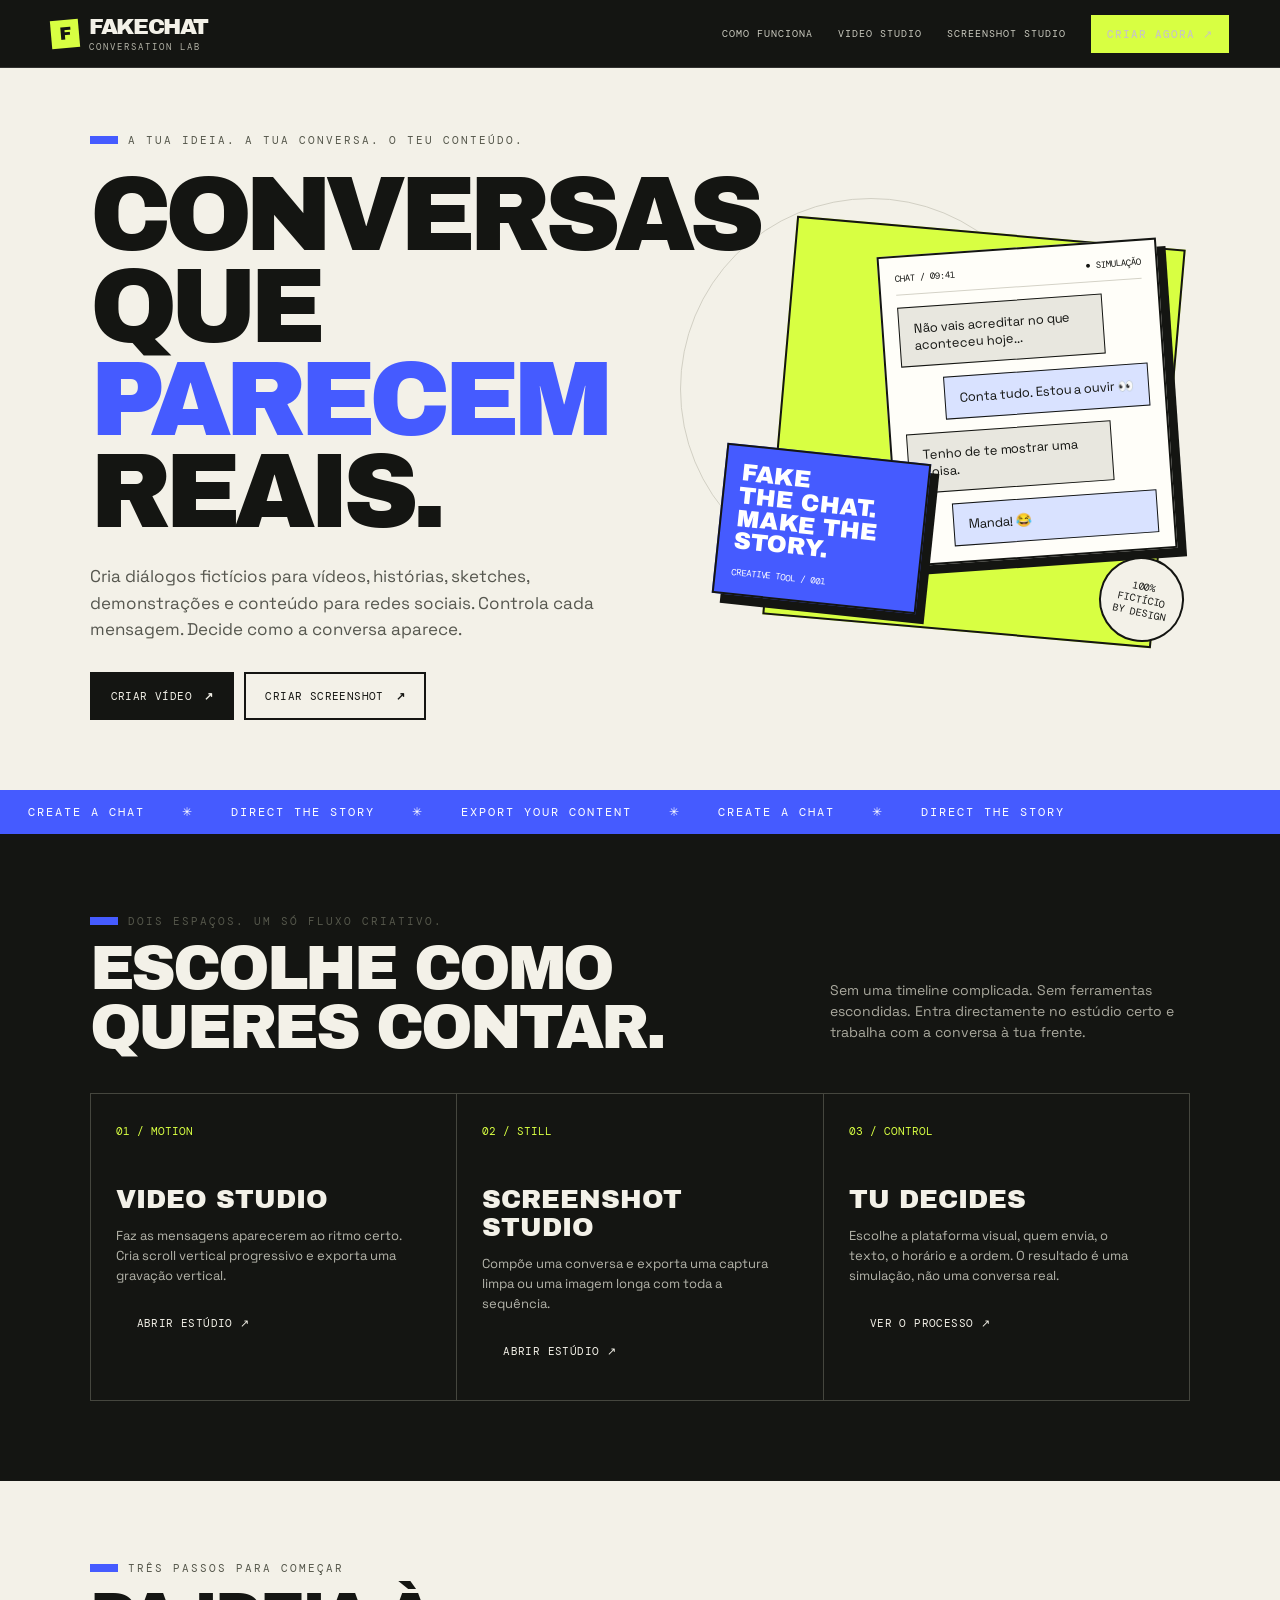
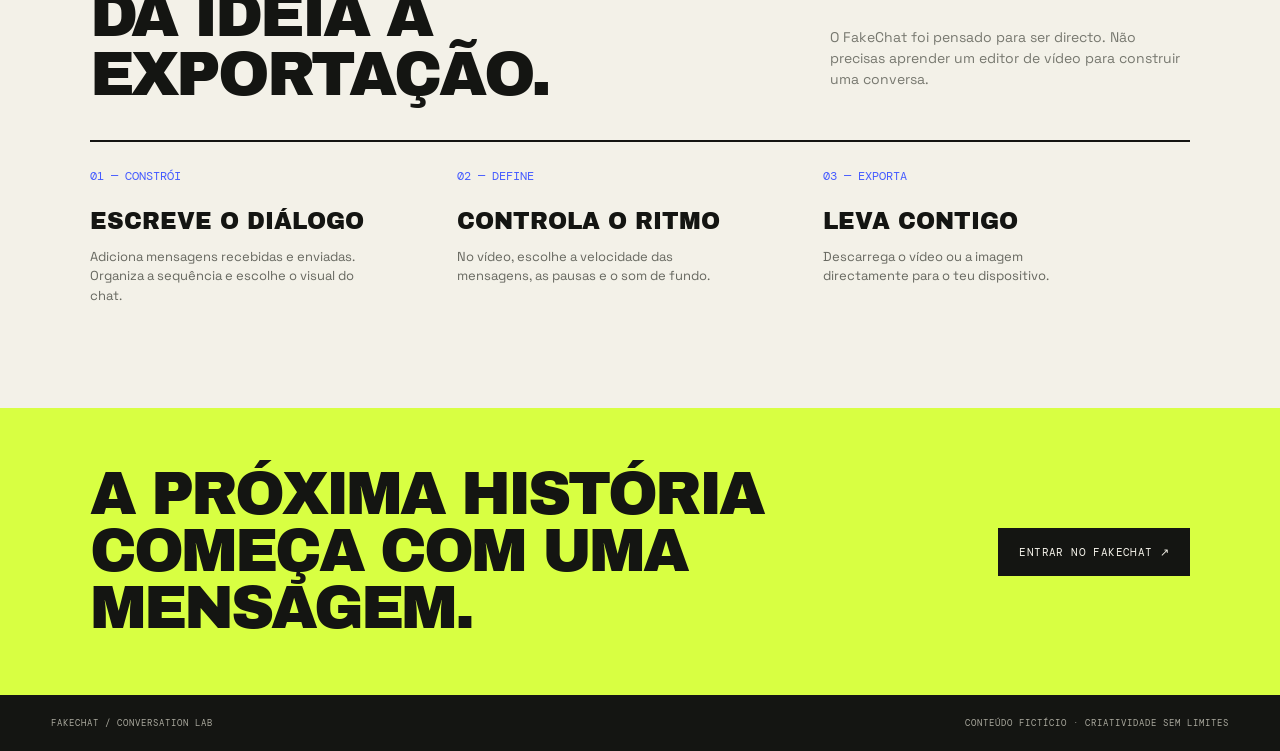
<file: index.html>
<!doctype html><html lang="pt"><head><meta charset="utf-8"><meta name="viewport" content="width=device-width,initial-scale=1"><meta name="theme-color" content="#141512"><meta name="description" content="Cria conversas fictícias, screenshots e vídeos de chats para conteúdo e storytelling."><title>FakeChat — Dá vida às conversas</title><link rel="stylesheet" href="/styles.css"><link rel="manifest" href="/app.webmanifest"></head><body class="landing">
<header class="site-head"><a class="logo" href="/"><span class="logo-mark">F</span><span>FAKECHAT<em>CONVERSATION LAB</em></span></a><nav class="head-links"><a href="#como-funciona">Como funciona</a><a href="/video.html">Video studio</a><a href="/screenshot.html">Screenshot studio</a><a class="head-cta" href="/video.html">Criar agora ↗</a></nav></header>
<main><section class="hero"><div class="hero-copy"><div class="kicker">A tua ideia. A tua conversa. O teu conteúdo.</div><h1>CONVERSAS<br>QUE <span>PARECEM</span><br>REAIS.</h1><p>Cria diálogos fictícios para vídeos, histórias, sketches, demonstrações e conteúdo para redes sociais. Controla cada mensagem. Decide como a conversa aparece.</p><div class="hero-actions"><a class="btn-black" href="/video.html">Criar vídeo <b>↗</b></a><a class="btn-outline" href="/screenshot.html">Criar screenshot <b>↗</b></a></div></div><div class="hero-art"><div class="art-back"></div><div class="art-card main"><div class="art-top"><span>CHAT / 09:41</span><span>● SIMULAÇÃO</span></div><div class="art-bubble one">Não vais acreditar no que aconteceu hoje...</div><div class="art-bubble two">Conta tudo. Estou a ouvir 👀</div><div class="art-bubble one">Tenho de te mostrar uma coisa.</div><div class="art-bubble two">Manda! 😂</div></div><div class="art-card small"><strong>FAKE<br>THE CHAT.<br>MAKE THE<br>STORY.</strong><span>CREATIVE TOOL / 001</span></div><div class="art-stamp">100%<br>FICTÍCIO<br>BY DESIGN</div></div></section>
<div class="marquee"><span>CREATE A CHAT</span> ✳ <span>DIRECT THE STORY</span> ✳ <span>EXPORT YOUR CONTENT</span> ✳ <span>CREATE A CHAT</span> ✳ <span>DIRECT THE STORY</span></div>
<section class="section dark"><div class="section-head"><div><div class="kicker">Dois espaços. Um só fluxo criativo.</div><h2>ESCOLHE COMO<br>QUERES CONTAR.</h2></div><p>Sem uma timeline complicada. Sem ferramentas escondidas. Entra directamente no estúdio certo e trabalha com a conversa à tua frente.</p></div><div class="features"><article class="feature"><span class="num">01 / MOTION</span><h3>Video studio</h3><p>Faz as mensagens aparecerem ao ritmo certo. Cria scroll vertical progressivo e exporta uma gravação vertical.</p><a class="btn-outline" href="/video.html">Abrir estúdio ↗</a></article><article class="feature"><span class="num">02 / STILL</span><h3>Screenshot studio</h3><p>Compõe uma conversa e exporta uma captura limpa ou uma imagem longa com toda a sequência.</p><a class="btn-outline" href="/screenshot.html">Abrir estúdio ↗</a></article><article class="feature"><span class="num">03 / CONTROL</span><h3>Tu decides</h3><p>Escolhe a plataforma visual, quem envia, o texto, o horário e a ordem. O resultado é uma simulação, não uma conversa real.</p><a class="btn-outline" href="#como-funciona">Ver o processo ↗</a></article></div></section>
<section class="section" id="como-funciona"><div class="section-head"><div><div class="kicker">Três passos para começar</div><h2>DA IDEIA À<br>EXPORTAÇÃO.</h2></div><p>O FakeChat foi pensado para ser directo. Não precisas aprender um editor de vídeo para construir uma conversa.</p></div><div class="steps"><article class="step"><b>01 — CONSTRÓI</b><h3>Escreve o diálogo</h3><p>Adiciona mensagens recebidas e enviadas. Organiza a sequência e escolhe o visual do chat.</p></article><article class="step"><b>02 — DEFINE</b><h3>Controla o ritmo</h3><p>No vídeo, escolhe a velocidade das mensagens, as pausas e o som de fundo.</p></article><article class="step"><b>03 — EXPORTA</b><h3>Leva contigo</h3><p>Descarrega o vídeo ou a imagem directamente para o teu dispositivo.</p></article></div></section>
<section class="final-cta"><h2>A PRÓXIMA HISTÓRIA<br>COMEÇA COM UMA MENSAGEM.</h2><a class="btn-black" href="/video.html">Entrar no FakeChat ↗</a></section></main><footer class="site-foot"><span>FAKECHAT / CONVERSATION LAB</span><span>CONTEÚDO FICTÍCIO · CRIATIVIDADE SEM LIMITES</span></footer></body></html>
</file>
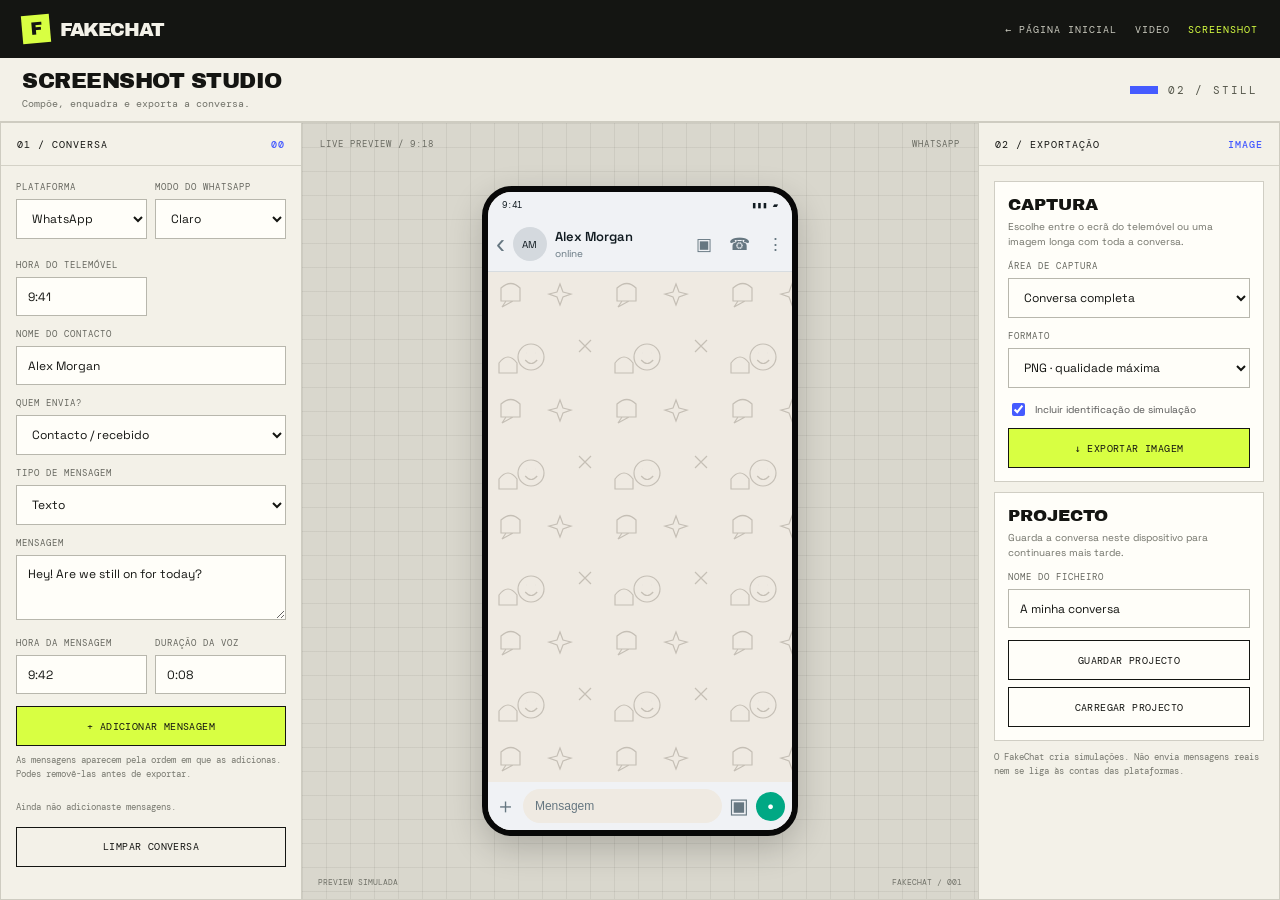
<file: screenshot.html>
<!doctype html><html lang="pt"><head><meta charset="utf-8"><meta name="viewport" content="width=device-width,initial-scale=1,viewport-fit=cover"><meta name="theme-color" content="#141512"><title>FakeChat — Screenshot studio</title><link rel="stylesheet" href="/styles.css"><link rel="manifest" href="/app.webmanifest"></head><body><div class="editor-page" data-mode="screenshot">
<header class="editor-head"><a class="logo" href="/"><span class="logo-mark">F</span><span>FAKECHAT</span></a><nav class="head-links"><a class="back-link" href="/">← Página inicial</a><a href="/video.html" class="">Video</a><a href="/screenshot.html" class="active">Screenshot</a></nav></header>
<div class="editor-titlebar"><div><h1>Screenshot studio</h1><p>Compõe, enquadra e exporta a conversa.</p></div><span class="kicker">02 / STILL</span></div>
<main class="editor-grid">
<section class="edit-column active" data-mobile-panel="conversation"><div class="col-head"><span>01 / Conversa</span><b id="count">00</b></div><div class="col-scroll">
<div class="field-grid"><div class="field"><label>Plataforma</label><select id="platform"><option value="whatsapp">WhatsApp</option><option value="instagram">Instagram DM</option><option value="sms">SMS</option><option value="imessage">iMessage</option></select></div><div class="field"><label>Modo do WhatsApp</label><select id="chatTheme"><option value="light">Claro</option><option value="dark">Escuro</option></select></div><div class="field"><label>Hora do telemóvel</label><input id="phoneTime" value="9:41" maxlength="8"></div></div>
<div class="field"><label>Nome do contacto</label><input id="contact" value="Alex Morgan" maxlength="28"></div>
<div class="field"><label>Quem envia?</label><select id="sender"><option value="received">Contacto / recebido</option><option value="sent">Eu / enviado</option></select></div>
<div class="field"><label>Tipo de mensagem</label><select id="msgType"><option value="text">Texto</option><option value="voice">Mensagem de voz (visual)</option></select></div>
<div class="field"><label>Mensagem</label><textarea id="msgText" placeholder="Escreve a mensagem..." maxlength="500">Hey! Are we still on for today?</textarea></div>
<div class="field-grid"><div class="field"><label>Hora da mensagem</label><input id="msgTime" value="9:42" maxlength="12"></div><div class="field"><label>Duração da voz</label><input id="voiceDuration" value="0:08" maxlength="6"></div></div>
<button class="action lime full" id="add">+ Adicionar mensagem</button><div class="hint">As mensagens aparecem pela ordem em que as adicionas. Podes removê-las antes de exportar.</div><div class="message-list" id="messages"><div class="hint">Ainda não adicionaste mensagens.</div></div><div class="field" style="margin-top:12px"><button class="action ghost full" id="clear">Limpar conversa</button></div>
</div></section>
<section class="preview-column" data-mobile-panel="preview"><div class="preview-top"><span>LIVE PREVIEW / 9:18</span><span id="platformLabel">WHATSAPP</span></div><div class="phone"><div class="phone-screen" id="phone"><div class="phone-status"><span id="statusTime">9:41</span><span>▮▮▮ ▰</span></div><div class="chat-header"><span class="wa-back">‹</span><div class="chat-avatar" id="avatar">AM</div><div class="chat-person"><span id="contactName">Alex Morgan</span><small>online</small></div><span class="wa-actions">▣　☎　⋮</span></div><div class="chat-body" id="chat"></div><div class="chat-input"><span class="wa-plus">＋</span><i><small>Mensagem</small></i><span class="wa-clip">▣</span><span class="wa-mic">●</span></div></div></div><div class="preview-footer"><span>PREVIEW SIMULADA</span><span>FAKECHAT / 001</span></div></section>
<section class="edit-column" data-mobile-panel="export"><div class="col-head"><span>02 / Exportação</span><b>IMAGE</b></div><div class="col-scroll">
<div class="export-block"><h3>Captura</h3><p>Escolhe entre o ecrã do telemóvel ou uma imagem longa com toda a conversa.</p><div class="field"><label>Área de captura</label><select id="capture"><option value="long">Conversa completa</option><option value="screen">Ecrã do telemóvel</option></select></div><div class="field"><label>Formato</label><select id="format"><option value="png">PNG · qualidade máxima</option><option value="jpeg">JPG · ficheiro menor</option></select></div><label class="check"><input id="watermark" type="checkbox" checked> Incluir identificação de simulação</label><button class="action lime full" id="exportImage">↓ Exportar imagem</button></div>
<div class="export-block"><h3>Projecto</h3><p>Guarda a conversa neste dispositivo para continuares mais tarde.</p><div class="field"><label>Nome do ficheiro</label><input id="projectName" value="A minha conversa" maxlength="40"></div><button class="action ghost full" id="save">Guardar projecto</button><button class="action ghost full" id="load" style="margin-top:7px">Carregar projecto</button></div><div class="hint">O FakeChat cria simulações. Não envia mensagens reais nem se liga às contas das plataformas.</div>
</div></section></main><nav class="mobile-tabs" aria-label="Navegação do editor"><button class="active" data-tab="conversation">Conversa</button><button data-tab="preview">Pré-visualizar</button><button data-tab="export">Exportar</button></nav></div><div class="toast" id="toast" role="status"></div><script src="/editor.js"></script></body></html>
</file>
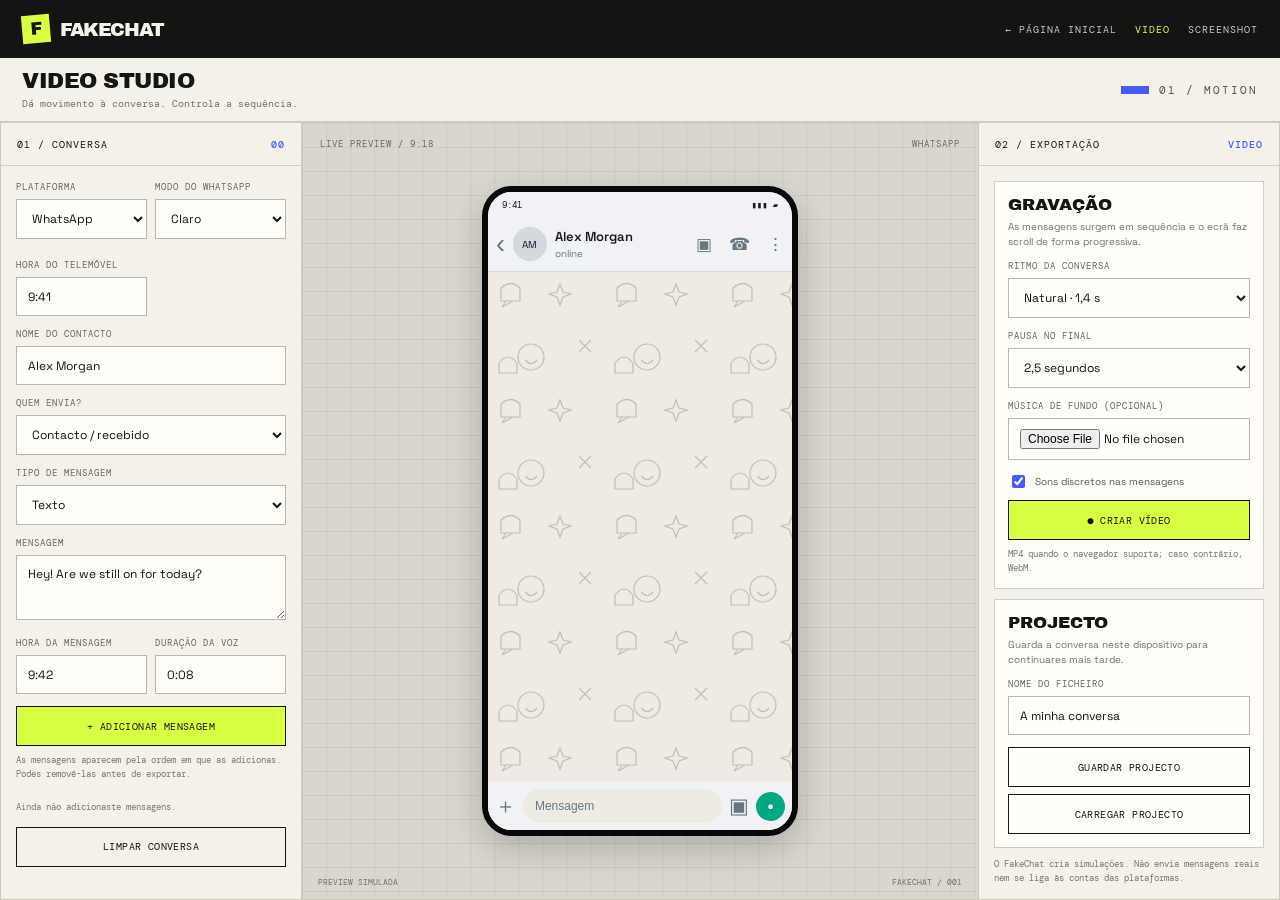
<file: video.html>
<!doctype html><html lang="pt"><head><meta charset="utf-8"><meta name="viewport" content="width=device-width,initial-scale=1,viewport-fit=cover"><meta name="theme-color" content="#141512"><title>FakeChat — Video studio</title><link rel="stylesheet" href="/styles.css"><link rel="manifest" href="/app.webmanifest"></head><body><div class="editor-page" data-mode="video">
<header class="editor-head"><a class="logo" href="/"><span class="logo-mark">F</span><span>FAKECHAT</span></a><nav class="head-links"><a class="back-link" href="/">← Página inicial</a><a href="/video.html" class="active">Video</a><a href="/screenshot.html" class="">Screenshot</a></nav></header>
<div class="editor-titlebar"><div><h1>Video studio</h1><p>Dá movimento à conversa. Controla a sequência.</p></div><span class="kicker">01 / MOTION</span></div>
<main class="editor-grid">
<section class="edit-column active" data-mobile-panel="conversation"><div class="col-head"><span>01 / Conversa</span><b id="count">00</b></div><div class="col-scroll">
<div class="field-grid"><div class="field"><label>Plataforma</label><select id="platform"><option value="whatsapp">WhatsApp</option><option value="instagram">Instagram DM</option><option value="sms">SMS</option><option value="imessage">iMessage</option></select></div><div class="field"><label>Modo do WhatsApp</label><select id="chatTheme"><option value="light">Claro</option><option value="dark">Escuro</option></select></div><div class="field"><label>Hora do telemóvel</label><input id="phoneTime" value="9:41" maxlength="8"></div></div>
<div class="field"><label>Nome do contacto</label><input id="contact" value="Alex Morgan" maxlength="28"></div>
<div class="field"><label>Quem envia?</label><select id="sender"><option value="received">Contacto / recebido</option><option value="sent">Eu / enviado</option></select></div>
<div class="field"><label>Tipo de mensagem</label><select id="msgType"><option value="text">Texto</option><option value="voice">Mensagem de voz (visual)</option></select></div>
<div class="field"><label>Mensagem</label><textarea id="msgText" placeholder="Escreve a mensagem..." maxlength="500">Hey! Are we still on for today?</textarea></div>
<div class="field-grid"><div class="field"><label>Hora da mensagem</label><input id="msgTime" value="9:42" maxlength="12"></div><div class="field"><label>Duração da voz</label><input id="voiceDuration" value="0:08" maxlength="6"></div></div>
<button class="action lime full" id="add">+ Adicionar mensagem</button><div class="hint">As mensagens aparecem pela ordem em que as adicionas. Podes removê-las antes de exportar.</div><div class="message-list" id="messages"><div class="hint">Ainda não adicionaste mensagens.</div></div><div class="field" style="margin-top:12px"><button class="action ghost full" id="clear">Limpar conversa</button></div>
</div></section>
<section class="preview-column" data-mobile-panel="preview"><div class="preview-top"><span>LIVE PREVIEW / 9:18</span><span id="platformLabel">WHATSAPP</span></div><div class="phone"><div class="phone-screen" id="phone"><div class="phone-status"><span id="statusTime">9:41</span><span>▮▮▮ ▰</span></div><div class="chat-header"><span class="wa-back">‹</span><div class="chat-avatar" id="avatar">AM</div><div class="chat-person"><span id="contactName">Alex Morgan</span><small>online</small></div><span class="wa-actions">▣　☎　⋮</span></div><div class="chat-body" id="chat"></div><div class="chat-input"><span class="wa-plus">＋</span><i><small>Mensagem</small></i><span class="wa-clip">▣</span><span class="wa-mic">●</span></div></div></div><div class="preview-footer"><span>PREVIEW SIMULADA</span><span>FAKECHAT / 001</span></div></section>
<section class="edit-column" data-mobile-panel="export"><div class="col-head"><span>02 / Exportação</span><b>VIDEO</b></div><div class="col-scroll">
<div class="export-block"><h3>Gravação</h3><p>As mensagens surgem em sequência e o ecrã faz scroll de forma progressiva.</p><div class="field"><label>Ritmo da conversa</label><select id="delay"><option value="800">Rápido · 0,8 s</option><option value="1400" selected>Natural · 1,4 s</option><option value="2200">Lento · 2,2 s</option><option value="3000">Dramático · 3 s</option></select></div><div class="field"><label>Pausa no final</label><select id="endPause"><option value="1000">1 segundo</option><option value="2500" selected>2,5 segundos</option><option value="4000">4 segundos</option></select></div><div class="field"><label>Música de fundo (opcional)</label><input id="music" type="file" accept="audio/*"></div><label class="check"><input id="sounds" type="checkbox" checked> Sons discretos nas mensagens</label><button class="action lime full" id="exportVideo">● Criar vídeo</button><div class="progress" id="progress"><span></span></div><div class="hint">MP4 quando o navegador suporta; caso contrário, WebM.</div></div>
<div class="export-block"><h3>Projecto</h3><p>Guarda a conversa neste dispositivo para continuares mais tarde.</p><div class="field"><label>Nome do ficheiro</label><input id="projectName" value="A minha conversa" maxlength="40"></div><button class="action ghost full" id="save">Guardar projecto</button><button class="action ghost full" id="load" style="margin-top:7px">Carregar projecto</button></div><div class="hint">O FakeChat cria simulações. Não envia mensagens reais nem se liga às contas das plataformas.</div>
</div></section></main><nav class="mobile-tabs" aria-label="Navegação do editor"><button class="active" data-tab="conversation">Conversa</button><button data-tab="preview">Pré-visualizar</button><button data-tab="export">Exportar</button></nav></div><div class="toast" id="toast" role="status"></div><script src="/editor.js"></script></body></html>
</file>
<file: styles.css>
@import url('https://fonts.googleapis.com/css2?family=Archivo+Black&family=DM+Mono:wght@400;500&family=Space+Grotesk:wght@400;500;600;700&display=swap');
:root{--black:#141512;--paper:#f3f1e8;--white:#fffef9;--lime:#d8ff42;--blue:#455bff;--line:#d4d2c7;--muted:#77786f;--red:#e34f38;--display:'Archivo Black',Impact,sans-serif;--body:'Space Grotesk',Arial,sans-serif;--mono:'DM Mono',monospace}
*{box-sizing:border-box}html,body{margin:0;min-height:100%;font-family:var(--body);color:var(--black)}body{background:var(--paper)}a{color:inherit;text-decoration:none}button,input,select,textarea{font:inherit}button{cursor:pointer}button:focus-visible,a:focus-visible,input:focus-visible,select:focus-visible,textarea:focus-visible{outline:3px solid var(--blue);outline-offset:2px}
.site-head{height:68px;background:var(--black);color:var(--paper);display:flex;align-items:center;justify-content:space-between;padding:0 clamp(18px,4vw,58px);border-bottom:1px solid #ffffff20}.logo{display:flex;align-items:center;gap:10px;font:22px var(--display);letter-spacing:-1.4px}.logo-mark{width:28px;height:28px;background:var(--lime);color:var(--black);display:grid;place-items:center;font:18px var(--display);transform:rotate(-5deg)}.logo em{font:9px var(--mono);font-style:normal;color:#b4b4a8;letter-spacing:2px;display:block;margin-top:2px}.head-links{display:flex;gap:25px;align-items:center;font:10px var(--mono);text-transform:uppercase;letter-spacing:1px}.head-links a{color:#c8c8bd}.head-links a:hover,.head-links a.active{color:var(--lime)}.head-cta{background:var(--lime);color:var(--black);padding:12px 16px;font:11px var(--mono);font-weight:500;text-transform:uppercase;border:0}
.landing{background:var(--paper);overflow:hidden}.hero{min-height:620px;display:grid;grid-template-columns:minmax(0,1.1fr) minmax(360px,.9fr);gap:30px;padding:65px clamp(18px,7vw,100px) 70px;position:relative}.hero:before{content:"";position:absolute;width:380px;height:380px;border:1px solid #d2d0c4;border-radius:50%;right:17%;top:18%;pointer-events:none}.hero-copy{position:relative;z-index:1;align-self:center}.kicker{font:11px var(--mono);letter-spacing:2px;text-transform:uppercase;color:#55574b}.kicker:before{content:"";display:inline-block;width:28px;height:8px;background:var(--blue);margin-right:10px}.hero h1{font:clamp(58px,8.2vw,120px)/.88 var(--display);letter-spacing:-.065em;text-transform:uppercase;margin:22px 0 25px;max-width:800px}.hero h1 span{color:var(--blue)}.hero-copy p{font-size:17px;line-height:1.55;max-width:520px;color:#56574f}.hero-actions{display:flex;gap:10px;flex-wrap:wrap;margin-top:30px}.btn-black,.btn-outline,.btn-lime{padding:15px 19px;border:2px solid var(--black);font:11px var(--mono);text-transform:uppercase;letter-spacing:.4px;display:inline-flex;align-items:center;justify-content:center;gap:12px}.btn-black{background:var(--black);color:var(--paper)}.btn-black:hover{background:var(--blue);border-color:var(--blue)}.btn-outline{background:transparent}.btn-outline:hover{background:var(--lime)}.hero-art{position:relative;align-self:center;justify-self:center;width:min(100%,480px);height:450px}.art-back{position:absolute;inset:30px 20px 20px 70px;background:var(--lime);border:2px solid var(--black);transform:rotate(5deg)}.art-card{position:absolute;background:var(--white);border:2px solid var(--black);box-shadow:9px 9px 0 var(--black)}.art-card.main{width:280px;right:22px;top:45px;transform:rotate(-4deg);padding:15px}.art-top{display:flex;justify-content:space-between;font:9px var(--mono);border-bottom:1px solid var(--line);padding-bottom:10px}.art-bubble{padding:12px 14px;max-width:205px;font-size:13px;margin-top:12px;border:1.5px solid var(--black)}.art-bubble.one{background:#e8e7df}.art-bubble.two{background:#d9e2ff;margin-left:auto}.art-card.small{width:205px;left:10px;bottom:48px;transform:rotate(6deg);padding:15px;background:var(--blue);color:white}.art-card.small strong{font:24px var(--display);display:block;line-height:.95}.art-card.small span{font:9px var(--mono);display:block;margin-top:14px}.art-stamp{position:absolute;right:5px;bottom:10px;width:85px;height:85px;border:2px solid var(--black);border-radius:50%;display:grid;place-items:center;background:var(--paper);font:10px var(--mono);text-align:center;transform:rotate(12deg)}
.marquee{background:var(--blue);color:white;padding:14px 0;overflow:hidden;font:12px var(--mono);letter-spacing:2px;text-transform:uppercase;white-space:nowrap}.marquee span{padding:0 28px}.section{padding:80px clamp(18px,7vw,100px)}.section.dark{background:var(--black);color:var(--paper)}.section-head{display:flex;justify-content:space-between;align-items:end;gap:30px;margin-bottom:36px}.section-head h2{font:clamp(34px,5vw,62px)/.94 var(--display);letter-spacing:-.05em;text-transform:uppercase;margin:12px 0 0;max-width:650px}.section-head p{max-width:360px;color:var(--muted);line-height:1.5;font-size:14px}.dark .section-head p{color:#aaa99e}.features{display:grid;grid-template-columns:repeat(3,1fr);border-top:1px solid #45463e;border-left:1px solid #45463e}.feature{min-height:220px;padding:25px;border-right:1px solid #45463e;border-bottom:1px solid #45463e}.feature .num{font:11px var(--mono);color:var(--lime)}.feature h3{font:26px var(--display);text-transform:uppercase;margin:45px 0 10px}.feature p{font-size:13px;line-height:1.55;color:#b4b4aa;max-width:290px}.steps{display:grid;grid-template-columns:repeat(3,1fr);gap:0;border-top:2px solid var(--black)}.step{padding:22px 24px 10px 0}.step b{font:12px var(--mono);color:var(--blue)}.step h3{font:23px var(--display);text-transform:uppercase;margin:24px 0 8px}.step p{font-size:13px;color:#66675f;line-height:1.5;max-width:270px}.final-cta{background:var(--lime);padding:58px clamp(18px,7vw,100px);display:flex;justify-content:space-between;align-items:center;gap:25px}.final-cta h2{font:clamp(34px,5vw,60px)/.95 var(--display);letter-spacing:-.05em;margin:0;text-transform:uppercase;max-width:720px}.site-foot{background:var(--black);color:#aaa99e;padding:22px clamp(18px,4vw,58px);display:flex;justify-content:space-between;font:9px var(--mono);letter-spacing:1px}.site-foot strong{color:var(--lime);font-weight:400}
.editor-page{height:100dvh;min-height:600px;overflow:hidden;background:#e8e6dd;display:flex;flex-direction:column}.editor-head{height:58px;flex:none;background:var(--black);color:var(--paper);display:flex;align-items:center;justify-content:space-between;padding:0 22px}.editor-head .logo{font-size:19px}.editor-head .head-links{gap:18px}.back-link{font:10px var(--mono);color:#c7c7bc;text-transform:uppercase}.editor-titlebar{height:64px;flex:none;padding:0 22px;display:flex;align-items:center;justify-content:space-between;border-bottom:1px solid #ceccc1;background:var(--paper)}.editor-titlebar h1{font:22px var(--display);text-transform:uppercase;letter-spacing:-.5px;margin:0}.editor-titlebar p{font:10px var(--mono);color:#73746b;margin:4px 0 0}.editor-grid{flex:1;min-height:0;display:grid;grid-template-columns:300px minmax(340px,1fr) 300px;gap:1px;background:#ceccc1;padding:1px}.edit-column{background:var(--paper);min-height:0;display:flex;flex-direction:column;overflow:hidden}.col-head{height:43px;flex:none;padding:0 16px;display:flex;align-items:center;justify-content:space-between;border-bottom:1px solid var(--line);font:10px var(--mono);letter-spacing:1px;text-transform:uppercase}.col-head b{color:var(--blue);font-weight:500}.col-scroll{padding:15px;overflow:auto;min-height:0}.field{margin-bottom:12px}.field label{display:block;font:9px var(--mono);letter-spacing:1px;text-transform:uppercase;color:#66675f;margin-bottom:6px}.field input,.field select,.field textarea{width:100%;border:1px solid #b8b7ad;background:#fffef9;padding:10px 11px;min-height:39px;color:var(--black);border-radius:0;font-size:12px}.field textarea{min-height:65px;resize:vertical}.field-grid{display:grid;grid-template-columns:1fr 1fr;gap:8px}.action{min-height:40px;padding:10px 12px;border:1.5px solid var(--black);background:var(--black);color:white;font:10px var(--mono);letter-spacing:.4px;text-transform:uppercase}.action:hover{background:var(--blue);border-color:var(--blue)}.action.lime{background:var(--lime);color:var(--black);border-color:var(--black)}.action.ghost{background:transparent;color:var(--black)}.action.full{width:100%}.message-list{display:flex;flex-direction:column;gap:6px;margin-top:12px}.message-row{display:grid;grid-template-columns:25px 1fr 24px;gap:8px;align-items:center;background:white;border:1px solid #d2d0c6;padding:8px}.message-row .dot{width:23px;height:23px;background:var(--blue);color:white;display:grid;place-items:center;font:9px var(--mono)}.message-row p{font-size:10px;margin:0;white-space:nowrap;overflow:hidden;text-overflow:ellipsis}.message-row small{font:8px var(--mono);color:#777}.message-row button{border:0;background:none;color:#777;font-size:17px}.preview-column{background:#d9d7cd;display:flex;flex-direction:column;align-items:center;justify-content:center;min-height:0;position:relative;overflow:hidden;background-image:linear-gradient(#2221 1px,transparent 1px),linear-gradient(90deg,#2221 1px,transparent 1px);background-size:24px 24px}.preview-top{position:absolute;top:15px;left:18px;right:18px;display:flex;justify-content:space-between;font:9px var(--mono);letter-spacing:1px;color:#696a61}.phone{height:min(74vh,650px);max-height:calc(100% - 45px);aspect-ratio:9/18.5;width:auto;max-width:90%;background:#080808;border:6px solid #080808;border-radius:30px;box-shadow:0 12px 34px #0003;overflow:hidden}.phone-screen{height:100%;display:flex;flex-direction:column;background:#e8e5dc;color:#171717;--head:#e8e5dc;--sent:#d8f5b0;--received:#fff}.phone-status{height:25px;flex:none;display:flex;justify-content:space-between;align-items:center;padding:0 14px;background:var(--head);font:9px var(--mono)}.chat-header{height:53px;flex:none;display:flex;align-items:center;gap:9px;padding:0 12px;background:var(--head);border-bottom:1px solid #0001}.chat-avatar{width:31px;height:31px;border-radius:50%;background:var(--black);color:var(--lime);display:grid;place-items:center;font:10px var(--mono)}.chat-person{font-size:12px;font-weight:700;flex:1}.chat-person small{display:block;font-size:9px;font-weight:400;opacity:.6}.chat-body{flex:1;min-height:0;overflow:auto;padding:11px 9px;display:flex;flex-direction:column;gap:6px;background:var(--chatbg,#e8e5dc)}.bubble{max-width:83%;padding:7px 9px 5px;font-size:11px;line-height:1.35;overflow-wrap:anywhere;white-space:pre-wrap;box-shadow:0 1px 1px #0001}.bubble.received{align-self:flex-start;background:var(--received);border-radius:2px 10px 10px 10px}.bubble.sent{align-self:flex-end;background:var(--sent);border-radius:10px 2px 10px 10px}.bubble .time{display:block;text-align:right;font:7px var(--mono);opacity:.55;margin-top:4px}.bubble.voice{min-width:130px;display:flex;align-items:center;gap:7px}.voice-play{width:20px;height:20px;background:#222;color:white;border-radius:50%;display:grid;place-items:center;font-size:8px}.voice-wave{height:15px;flex:1;background:repeating-linear-gradient(90deg,#555 0 2px,transparent 2px 5px);opacity:.45}.chat-input{height:43px;flex:none;background:#f8f6ef;display:flex;align-items:center;gap:7px;padding:0 10px}.chat-input span{font-size:10px;color:#777}.chat-input i{height:26px;flex:1;border:1px solid #ddd;border-radius:15px;background:white}.phone-note{font:7px var(--mono);color:#17171788;text-align:right;margin-top:3px}.preview-footer{position:absolute;bottom:12px;left:16px;right:16px;display:flex;justify-content:space-between;font:8px var(--mono);color:#72736a}.preview-placeholder{color:#73746a;font:10px var(--mono);text-align:center;max-width:230px;line-height:1.7}
.export-block{border:1px solid #d0cec4;background:#fffef9;padding:13px;margin-bottom:10px}.export-block h3{font:17px var(--display);text-transform:uppercase;margin:0 0 6px}.export-block p{font-size:10px;color:#707168;line-height:1.45;margin:0 0 11px}.check{display:flex;align-items:center;gap:7px;font-size:10px;margin:9px 0;color:#555}.check input{accent-color:var(--blue)}.hint{font:9px var(--mono);color:#77786f;line-height:1.5;margin-top:8px}.progress{height:4px;background:#ddd;display:none;margin-top:9px}.progress span{height:100%;width:0;background:var(--blue);display:block}.toast{position:fixed;z-index:100;bottom:20px;left:50%;transform:translate(-50%,15px);opacity:0;pointer-events:none;background:var(--lime);border:1px solid var(--black);padding:12px 16px;font:10px var(--mono);transition:.2s}.toast.show{opacity:1;transform:translate(-50%,0)}
.mobile-tabs{display:none}
@media(max-width:1050px){.editor-grid{grid-template-columns:270px minmax(300px,1fr) 270px}.hero{padding-left:5vw;padding-right:5vw}.hero h1{font-size:clamp(55px,8vw,95px)}}
@media(max-width:800px){.head-links{gap:12px}.head-links a:not(.head-cta){display:none}.hero{grid-template-columns:1fr;min-height:auto;padding-top:48px}.hero-art{height:350px;width:min(100%,420px)}.art-card.main{right:8%;top:25px}.art-card.small{bottom:24px}.features,.steps{grid-template-columns:1fr}.feature{min-height:160px}.feature h3{margin-top:28px}.section{padding-top:55px;padding-bottom:55px}.section-head{display:block}.final-cta{display:block}.final-cta .btn-black{margin-top:22px}.editor-page{height:100dvh;min-height:0}.editor-head{height:52px;padding:0 13px}.editor-titlebar{height:57px;padding:0 14px}.editor-titlebar h1{font-size:18px}.editor-grid{display:block;position:relative;padding:0;overflow:hidden}.edit-column{position:absolute;inset:0;display:none}.edit-column.active{display:flex}.preview-column{position:absolute;inset:0;display:none}.preview-column.active{display:flex}.phone{height:min(67vh,590px);max-height:calc(100% - 50px)}.mobile-tabs{height:58px;flex:none;display:grid;grid-template-columns:repeat(3,1fr);background:var(--black);padding:5px;gap:4px}.mobile-tabs button{background:transparent;border:0;color:#b9b9ad;font:9px var(--mono);text-transform:uppercase}.mobile-tabs button.active{background:var(--lime);color:var(--black)}.col-scroll{padding:14px}.preview-top{top:10px}.preview-footer{bottom:8px}.site-foot{flex-direction:column;gap:8px}}
@media(max-width:420px){.hero h1{font-size:55px}.hero-copy p{font-size:15px}.hero-art{height:310px}.art-card.main{width:245px}.art-card.small{width:175px}.editor-head .head-links{gap:8px}.editor-head .logo{font-size:16px}.editor-head .head-links a{font-size:8px}}

/* WhatsApp-native conversation skin */
.phone-screen[data-platform="whatsapp"]{background:#efeae2;color:#111b21}
.phone-screen[data-platform="whatsapp"] .phone-status{background:#f0f2f5;color:#111b21}
.phone-screen[data-platform="whatsapp"] .chat-header{height:55px;background:#f0f2f5;border:0;gap:8px;padding:0 8px}
.phone-screen[data-platform="whatsapp"] .wa-back{font:27px Arial;color:#54656f;line-height:1}
.phone-screen[data-platform="whatsapp"] .chat-avatar{width:34px;height:34px;border-radius:50%;background:#dce3e7;color:#54656f;font:10px var(--body)}
.phone-screen[data-platform="whatsapp"] .chat-person{font-size:13px;font-weight:600;color:#111b21}
.phone-screen[data-platform="whatsapp"] .chat-person small{font-size:10px;color:#667781;opacity:1;margin-top:2px}
.phone-screen[data-platform="whatsapp"] .wa-actions{font:17px Arial;color:#54656f;white-space:nowrap}
.phone-screen[data-platform="whatsapp"] .chat-body{background-color:#efeae2;background-image:radial-gradient(circle at 20% 30%,#d8d1c5 0 1px,transparent 1.5px),radial-gradient(circle at 75% 65%,#d8d1c5 0 1px,transparent 1.5px);background-size:26px 26px;padding:13px 9px}
.phone-screen[data-platform="whatsapp"] .bubble{font-family:Arial,sans-serif;font-size:12px;color:#111b21;padding:7px 8px 5px;box-shadow:0 1px 1px #0002}
.phone-screen[data-platform="whatsapp"] .bubble.received{background:#fff;border-radius:0 8px 8px 8px}
.phone-screen[data-platform="whatsapp"] .bubble.sent{background:#d9fdd3;border-radius:8px 0 8px 8px}
.phone-screen[data-platform="whatsapp"] .bubble .time{color:#667781;font-size:8px}
.phone-screen[data-platform="whatsapp"] .chat-input{height:48px;background:#f0f2f5;gap:7px;padding:0 7px}
.phone-screen[data-platform="whatsapp"] .chat-input .wa-plus,.phone-screen[data-platform="whatsapp"] .chat-input .wa-clip{font:21px Arial;color:#54656f}
.phone-screen[data-platform="whatsapp"] .chat-input i{height:34px;border:0;border-radius:20px;background:white;display:flex;align-items:center;padding:0 12px}
.phone-screen[data-platform="whatsapp"] .chat-input i small{font:12px Arial;color:#8696a0}
.phone-screen[data-platform="whatsapp"] .chat-input .wa-mic{width:29px;height:29px;border-radius:50%;background:#00a884;color:white;display:grid;place-items:center;font-size:11px}

/* WhatsApp wallpaper + light/dark appearance */
.phone-screen[data-platform="whatsapp"][data-theme="light"]{--wa-head:#f0f2f5;--wa-wall:#efeae2;--wa-sent:#d9fdd3;--wa-received:#fff;--wa-text:#111b21;--wa-muted:#667781;background:var(--wa-wall);color:var(--wa-text)}
.phone-screen[data-platform="whatsapp"][data-theme="dark"]{--wa-head:#202c33;--wa-wall:#0b141a;--wa-sent:#005c4b;--wa-received:#202c33;--wa-text:#e9edef;--wa-muted:#8696a0;background:var(--wa-wall);color:var(--wa-text)}
.phone-screen[data-platform="whatsapp"] .phone-status,.phone-screen[data-platform="whatsapp"] .chat-header,.phone-screen[data-platform="whatsapp"] .chat-input{background:var(--wa-head);color:var(--wa-text)}
.phone-screen[data-platform="whatsapp"] .chat-header{border-bottom:1px solid color-mix(in srgb,var(--wa-muted) 18%,transparent)}
.phone-screen[data-platform="whatsapp"] .wa-back,.phone-screen[data-platform="whatsapp"] .wa-actions,.phone-screen[data-platform="whatsapp"] .chat-person small{color:var(--wa-muted)}
.phone-screen[data-platform="whatsapp"] .chat-avatar{background:color-mix(in srgb,var(--wa-muted) 20%,var(--wa-head));color:var(--wa-text)}
.phone-screen[data-platform="whatsapp"] .chat-person{color:var(--wa-text)}
.phone-screen[data-platform="whatsapp"] .chat-body{background-color:var(--wa-wall);background-image:url("data:image/svg+xml,%3Csvg xmlns='http://www.w3.org/2000/svg' width='116' height='116' viewBox='0 0 116 116'%3E%3Cg fill='none' stroke='%238b8378' stroke-opacity='.42' stroke-width='1.2'%3E%3Cpath d='M13 16q10-9 19 0v13H13zM18 29l-4 6 11-6M72 12l3 8 8 2-8 3-3 8-3-8-8-3 8-2zM43 72a13 13 0 1 0 0 26 13 13 0 0 0 0-26zm-5 9h.1m9 0h.1m-10 7q6 7 12 0M91 68l12 12m0-12L91 80M11 91q9-12 18 0v10H11z'/%3E%3C/g%3E%3C/svg%3E");background-size:116px 116px}
.phone-screen[data-platform="whatsapp"][data-theme="dark"] .chat-body{background-image:url("data:image/svg+xml,%3Csvg xmlns='http://www.w3.org/2000/svg' width='116' height='116' viewBox='0 0 116 116'%3E%3Cg fill='none' stroke='%2392a3ad' stroke-opacity='.42' stroke-width='1.2'%3E%3Cpath d='M13 16q10-9 19 0v13H13zM18 29l-4 6 11-6M72 12l3 8 8 2-8 3-3 8-3-8-8-3 8-2zM43 72a13 13 0 1 0 0 26 13 13 0 0 0 0-26zm-5 9h.1m9 0h.1m-10 7q6 7 12 0M91 68l12 12m0-12L91 80M11 91q9-12 18 0v10H11z'/%3E%3C/g%3E%3C/svg%3E")}
.phone-screen[data-platform="whatsapp"] .bubble{color:var(--wa-text);font-family:Arial,sans-serif;font-size:12px;padding:7px 8px 5px;box-shadow:0 1px 1px #0002}
.phone-screen[data-platform="whatsapp"] .bubble.received{background:var(--wa-received);border-radius:0 8px 8px 8px}
.phone-screen[data-platform="whatsapp"] .bubble.sent{background:var(--wa-sent);border-radius:8px 0 8px 8px}
.phone-screen[data-platform="whatsapp"] .bubble .time{color:var(--wa-muted)}
.phone-screen[data-platform="whatsapp"] .chat-input i{background:var(--wa-wall);border:0}
.phone-screen[data-platform="whatsapp"] .chat-input i small{color:var(--wa-muted)}
.phone-screen[data-platform="whatsapp"] .chat-input .wa-plus,.phone-screen[data-platform="whatsapp"] .chat-input .wa-clip{color:var(--wa-muted)}
.phone-screen[data-platform="whatsapp"] .chat-input .wa-mic{background:#00a884;color:#fff}
.theme-control{display:flex;align-items:center;gap:7px}.theme-control select{min-width:95px}
</file>
